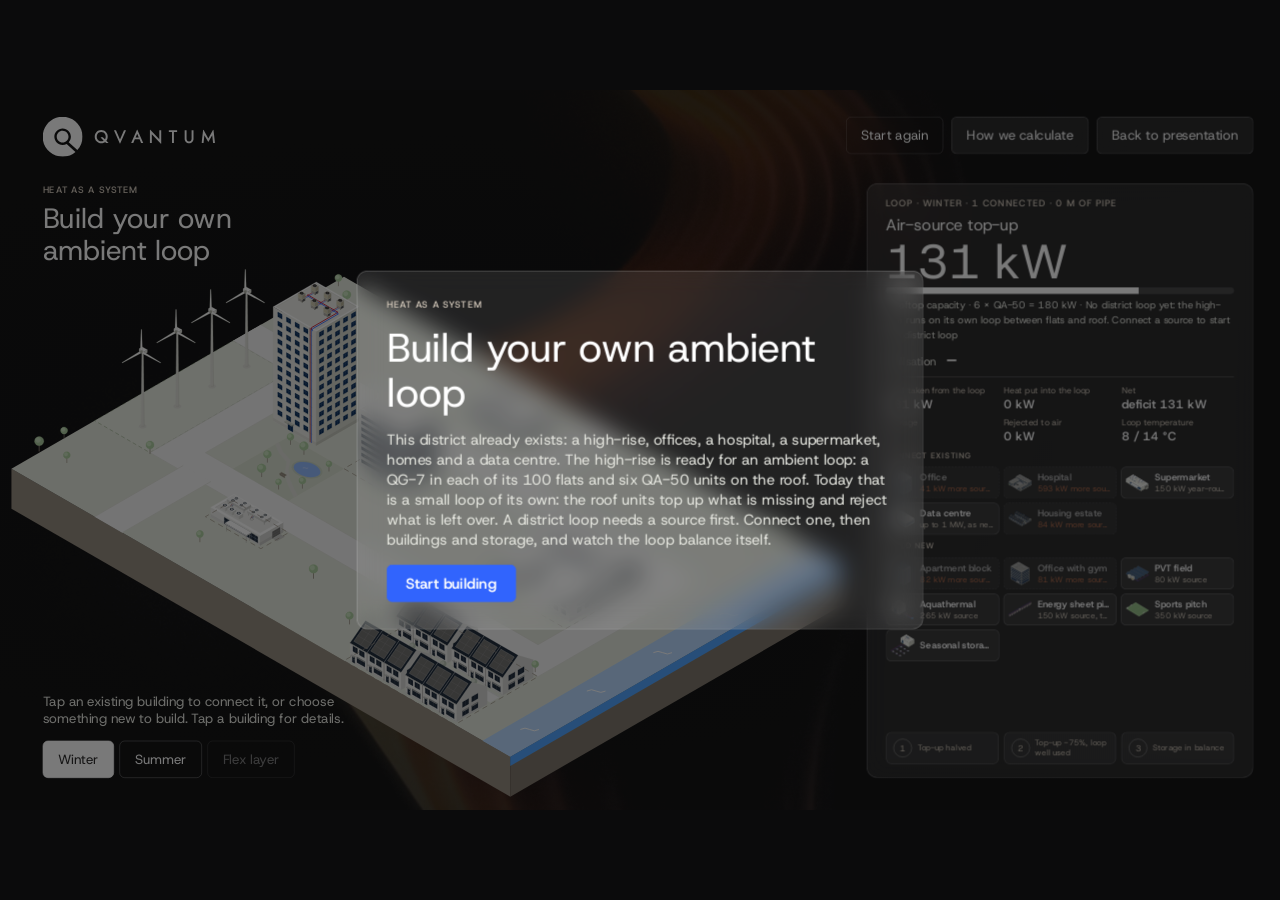
<file: game/index.html>
<!doctype html>
<html lang="en">
<head>
<meta charset="utf-8"><script src="../analytics.js?v=1795514871"></script><meta name="robots" content="noindex,nofollow">
<meta name="viewport" content="width=device-width, initial-scale=1">
<title>Build your own ambient loop</title>
<link rel="stylesheet" href="styles.css?v=1795514871">
</head>
<body>
<div id="stage">
  <div class="bg-wave"></div>
  <div class="bg-scrim"></div>
  <svg id="city" xmlns="http://www.w3.org/2000/svg" viewBox="0 0 1920 1080"></svg>

  <a id="backLogo" href="../Beurspresentatie.dc.html" aria-label="Back"><img class="logo" src="assets/qvantum-logo-white.svg" alt="Qvantum"></a>
  <div class="heading"><div id="kicker" class="kicker"></div><div id="title" class="title"></div></div>
  <div id="hint" class="hint"></div>
  <div class="pills"><button id="season-winter" class="pill on"></button><button id="season-summer" class="pill"></button><button id="flexBtn" class="pill flex"></button></div>
  <div class="topbar"><button id="resetBtn" class="btn outline"></button><button id="helpBtn" class="btn"></button><a id="backBtn" class="btn" href="../Beurspresentatie.dc.html"></a></div>
  <div id="panel" class="panel"></div>
  <div id="toast" class="toast hidden"></div>

  <div id="start" class="overlay">
    <div class="card-lg">
      <div id="startKicker" class="kicker"></div>
      <h1 id="startTitle"></h1>
      <p id="startBody"></p>
      <div><button id="startBtn" class="btn primary" style="font-size:22px;padding:0 28px"></button></div>
    </div>
  </div>
  <div id="backbone" class="overlay hidden">
    <div class="card-lg solid"><h2 id="bbTitle" style="font-size:36px;line-height:44px;font-weight:400;margin:0"></h2><p id="bbBody"></p><div><button id="bbOk" class="btn primary"></button></div></div>
  </div>
  <div id="confirm" class="overlay hidden">
    <div class="card-lg solid" style="width:640px"><h2 id="cfTitle" style="font-size:36px;line-height:44px;font-weight:400;margin:0"></h2><p id="cfBody"></p><div class="row" style="justify-content:flex-start;gap:12px"><button id="cfOk" class="btn primary"></button><button id="cfCancel" class="btn outline"></button></div></div>
  </div>
  <div id="help" class="overlay hidden">
    <div id="helpBody" class="card-lg solid" style="gap:14px"></div>
  </div>
</div>
<script type="module" src="main.js?v=1795514871"></script>
</body>
</html>
</file>
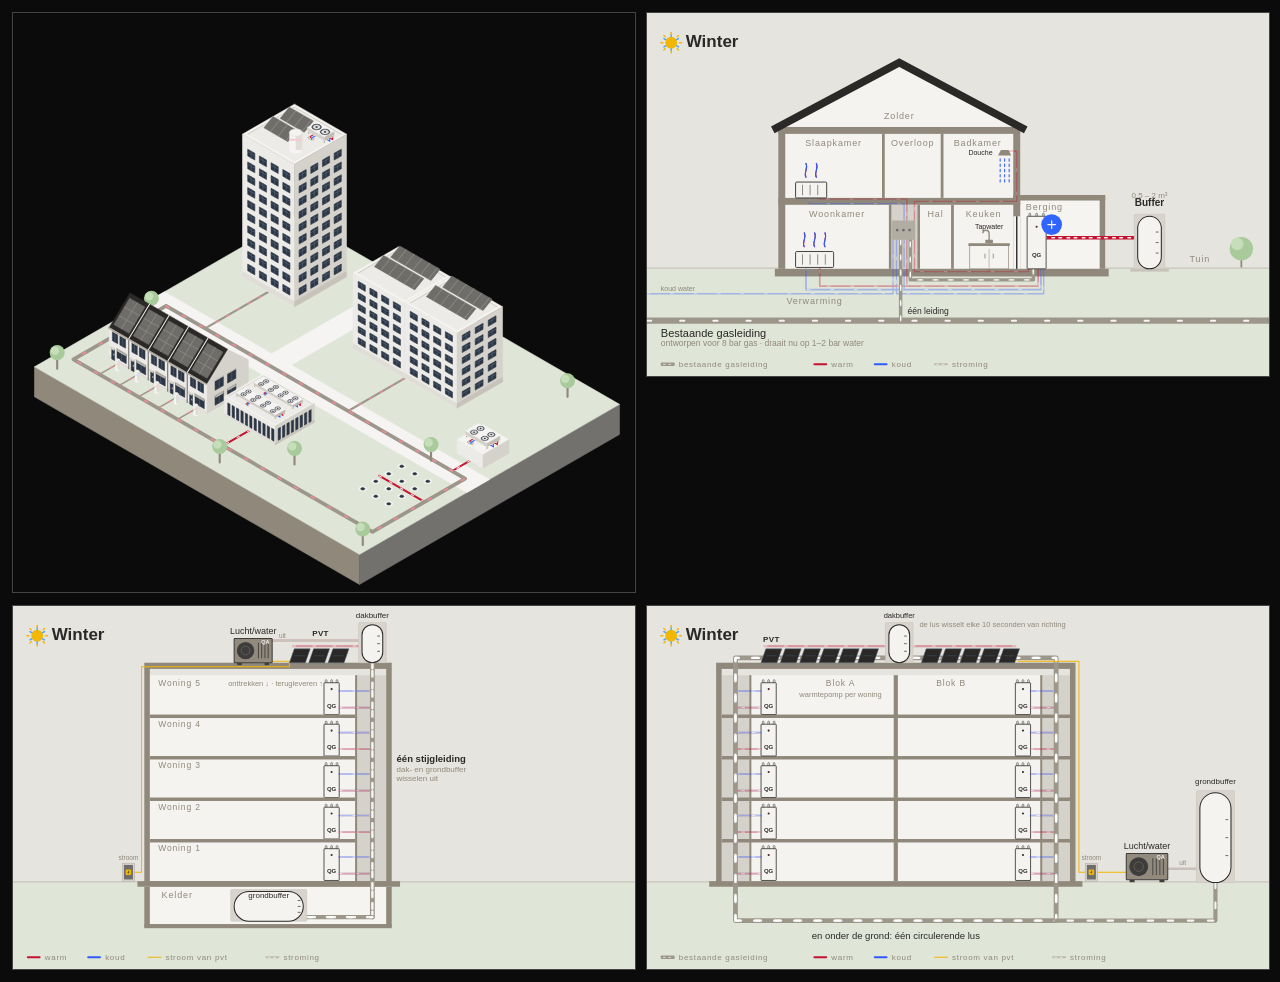
<file: illustrations/inex/preview.html>
<!doctype html><html><body style="margin:0;background:#0B0B0C;display:grid;grid-template-columns:1fr 1fr;gap:12px;padding:12px">
<img src="wijk.svg" style="width:100%;border:1px solid #444;background:#0B0B0C"><img src="woning.svg" style="width:100%;border:1px solid #444">
<img src="woontoren.svg" style="width:100%;border:1px solid #444"><img src="blokken.svg" style="width:100%;border:1px solid #444">
</body></html>
</file>
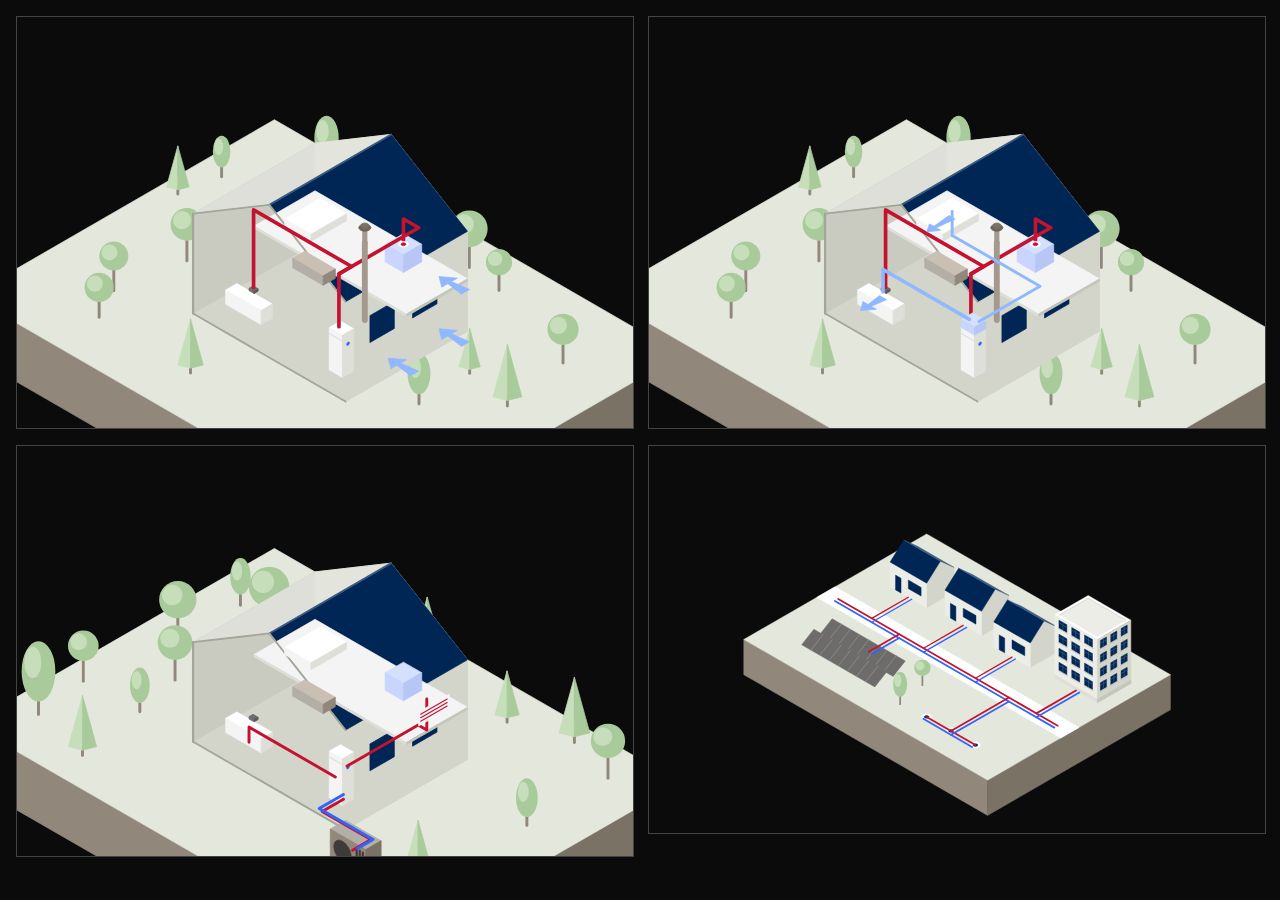
<file: illustrations/principles/preview.html>
<!doctype html><html><body style="margin:0;background:#0B0B0C;display:grid;grid-template-columns:1fr 1fr;gap:16px;padding:16px">
<img src="qe-typec.svg" style="width:100%;border:1px solid #444"><img src="qe-typed.svg" style="width:100%;border:1px solid #444">
<img src="qa.svg" style="width:100%;border:1px solid #444"><img src="zlt-net.svg" style="width:100%;border:1px solid #444">
</body></html>
</file>
<file: game/styles.css>
@font-face { font-family: 'Host Grotesk'; src: url('assets/fonts/HostGrotesk-Regular.ttf') format('truetype'); font-weight: 400; font-display: swap; }
@font-face { font-family: 'Host Grotesk'; src: url('assets/fonts/HostGrotesk-SemiBold.ttf') format('truetype'); font-weight: 600; font-display: swap; }

html, body { margin: 0; height: 100%; background: #0B0B0C; overflow: hidden; font-family: 'Host Grotesk', Helvetica, Arial, sans-serif; color: #FFFFFF;
  -webkit-user-select: none; user-select: none; touch-action: manipulation; }
button { font-family: inherit; cursor: pointer; -webkit-tap-highlight-color: transparent; }
button:active { transform: scale(.97); }
em, i { font-style: normal; }

#stage { position: absolute; left: 50%; top: 50%; width: 1920px; height: 1080px; margin: -540px 0 0 -960px; overflow: hidden; background: #0B0B0C; transform-origin: 50% 50%; }
.bg-wave { position: absolute; inset: 0; background: url('assets/img/v2-wave-dark.jpg') 62% 40% / cover no-repeat; opacity: .28; pointer-events: none; }
.bg-scrim { position: absolute; inset: 0; background: radial-gradient(ellipse at 35% 50%, rgba(11,11,12,0) 30%, rgba(11,11,12,.55) 100%); pointer-events: none; }
#city { position: absolute; left: 0; top: 0; width: 1920px; height: 1080px; }
#city .hit { cursor: pointer; }
#city .obj.dimmed image { filter: saturate(.35); }

.logo { position: absolute; left: 64px; top: 40px; height: 60px; display: block; }
.heading { position: absolute; left: 64px; top: 140px; width: 420px; pointer-events: none; }
.kicker { font-size: 14px; line-height: 18px; font-weight: 600; letter-spacing: 1.2px; text-transform: uppercase; color: #C9BFB2; }
.title { font-size: 42px; line-height: 48px; margin-top: 10px; text-wrap: pretty; }
.hint { position: absolute; left: 64px; bottom: 124px; width: 460px; font-size: 20px; line-height: 26px; color: #E5E6DF; text-wrap: pretty; pointer-events: none; }

.pills { position: absolute; left: 64px; bottom: 48px; display: flex; gap: 8px; }
.pill { height: 56px; padding: 0 22px; border-radius: 8px; border: 1px solid rgba(255,255,255,.35); background: transparent; color: #FFFFFF; font-size: 20px; transition: background-color 120ms cubic-bezier(.4,0,.2,1); }
.pill.on { background: #FFFFFF; color: #232222; border-color: #FFFFFF; }
.pill.locked { opacity: .45; }
.pill.flex.on { background: #8FB8FF; border-color: #8FB8FF; }
.rotor { transform-box: fill-box; transform-origin: 50% 50%; }
.flexrow { display: flex; gap: 18px; align-items: center; }
.flexstats { display: flex; flex-direction: column; gap: 8px; flex: 1; min-width: 0; }
.clock { cursor: pointer; flex: none; }

.topbar { position: absolute; right: 40px; top: 40px; display: flex; gap: 12px; }
.btn { height: 56px; padding: 0 22px; border-radius: 8px; border: 1px solid rgba(255,255,255,.22); background: rgba(255,255,255,.10); color: #FFFFFF; font-size: 20px; backdrop-filter: blur(18px); -webkit-backdrop-filter: blur(18px); display: inline-flex; align-items: center; justify-content: center; box-sizing: border-box; text-decoration: none; }
a.btn, a.btn:hover, a.btn:visited { color: #FFFFFF; text-decoration: none; }
.btn.primary { background: #3164FD; border-color: #3164FD; font-weight: 600; }
.btn.primary:active { background: #1E4BD8; }
.btn.ghost { background: transparent; border-color: transparent; color: #8FB8FF; padding: 0; height: 44px; }
.btn.outline { background: transparent; }

.panel { position: absolute; left: 1300px; top: 140px; width: 580px; bottom: 48px; box-sizing: border-box; display: flex; flex-direction: column; gap: 9px; padding: 20px 28px;
  border: 1px solid rgba(255,255,255,.22); background: rgba(255,255,255,.10); backdrop-filter: blur(18px); -webkit-backdrop-filter: blur(18px); border-radius: 16px; overflow: hidden; }
.panel h2 { font-size: 30px; line-height: 36px; font-weight: 400; margin: 0; text-wrap: pretty; }
.panel h3 { font-size: 24px; line-height: 30px; font-weight: 400; margin: 0; }
.panel .sub { font-size: 17px; line-height: 22px; color: #E5E6DF; text-wrap: pretty; }
.panel .muted { color: #C9BFB2; }
.row { display: flex; justify-content: space-between; align-items: center; gap: 12px; }
.score { font-size: 72px; line-height: 78px; color: #FFFFFF; }
.score.zero { color: #8FB8FF; }
.score.over { color: #FF8D5A; }
.score.short { color: #FF5C6C; }           /* tekort dat niemand aanvult (drycoolers) */
.bar { height: 10px; border-radius: 5px; background: rgba(255,255,255,.14); overflow: hidden; }
.bar > div { height: 100%; background: #FFFFFF; transition: width 400ms ease-out; }
.bar.over > div { background: #FF8D5A; }
.bar.short > div { background: #FF5C6C; }
.table { display: grid; grid-template-columns: 1fr auto; gap: 8px 16px; font-size: 19px; line-height: 25px; border-top: 1px solid rgba(255,255,255,.22); padding-top: 14px; }
.stats { display: grid; grid-template-columns: repeat(3, 1fr); gap: 8px; border-top: 1px solid rgba(255,255,255,.22); padding-top: 12px; }
.stat { display: flex; flex-direction: column; gap: 2px; }
.stat .k { font-size: 13px; line-height: 16px; color: #C9BFB2; }
.stat .v { font-size: 18px; line-height: 22px; font-weight: 600; white-space: nowrap; }
.stat .v.short { color: #FF5C6C; }
.table span:nth-child(odd) { color: #E5E6DF; }
.table span:nth-child(even) { font-weight: 600; text-align: right; }
.table.kv { grid-template-columns: max-content 1fr; }                 /* gebouwpaneel: label links, waarde links, beide regels uitgelijnd */
.table.kv span:nth-child(even) { font-weight: 400; text-align: left; }
.goals { display: flex; flex-direction: column; gap: 8px; font-size: 17px; line-height: 22px; }
.goal { display: flex; gap: 12px; align-items: center; }
.goal .tick { flex: none; width: 22px; height: 22px; border-radius: 50%; border: 1.5px solid #FFFFFF; display: flex; align-items: center; justify-content: center; font-size: 14px; }
.goal.done .tick { background: #8FB8FF; border-color: #8FB8FF; color: #0B0B0C; font-weight: 600; }
/* knoppengroepen: schuiven alleen als ze echt niet passen (veiligheidsnet voor langere teksten); de badges blijven onderaan staan */
.groups { display: flex; flex-direction: column; gap: 9px; flex: 0 1 auto; min-height: 0; overflow-y: auto; scrollbar-width: none; }
.groups::-webkit-scrollbar { display: none; }
.groups.more { -webkit-mask-image: linear-gradient(#000 82%, transparent); mask-image: linear-gradient(#000 82%, transparent); }
.palette { display: grid; grid-template-columns: repeat(3, minmax(0, 1fr)); gap: 6px; }
.palette button { display: flex; flex-direction: row; align-items: center; gap: 8px; min-height: 48px; min-width: 0; padding: 4px 8px 4px 6px; border-radius: 8px; border: 1px solid rgba(255,255,255,.18); background: rgba(255,255,255,.08); color: #FFFFFF; text-align: left; }
.palette .ico { flex: none; width: 36px; height: 36px; object-fit: contain; }
.palette.decor .ico { width: 32px; height: 32px; }
.palette .txt { display: flex; flex-direction: column; gap: 1px; min-width: 0; }
.palette button.on { background: rgba(49,100,253,.35); border-color: #3164FD; }
.palette.decor { grid-template-columns: repeat(4, minmax(0, 1fr)); }
.palette button:disabled { opacity: .35; }
.palette button.blocked { opacity: .6; border-style: dashed; }
.palette button.blocked .meta { color: #FF8D5A; }
.btn:disabled { opacity: .4; cursor: default; }
.check { display: flex; flex-direction: column; gap: 4px; padding: 10px 12px; border-radius: 8px; border: 1px solid rgba(255,255,255,.18); background: rgba(255,255,255,.06); font-size: 15px; line-height: 20px; }
.check.ok { border-color: rgba(143,184,255,.8); }
.check.bad { border-color: rgba(255,141,90,.8); background: rgba(255,141,90,.12); }
.palette .name { font-size: 14px; line-height: 17px; font-weight: 600; white-space: nowrap; overflow: hidden; text-overflow: ellipsis; max-width: 100%; }
.palette .meta { font-size: 12px; line-height: 14px; color: #C9BFB2; white-space: nowrap; overflow: hidden; text-overflow: ellipsis; max-width: 100%; }
.msg { font-size: 15px; line-height: 18px; padding: 7px 12px; border-radius: 8px; background: rgba(255,255,255,.08); border: 1px solid rgba(255,255,255,.18); text-wrap: pretty; }
.msg.warn { background: rgba(196,18,48,.22); border-color: rgba(196,18,48,.6); }
.close { flex: none; width: 56px; height: 56px; border-radius: 50%; border: 1px solid rgba(255,255,255,.35); background: transparent; color: #FFFFFF; font-size: 28px; line-height: 1; }
.cards { display: grid; grid-template-columns: 1fr 1fr; gap: 16px; border-top: 1px solid rgba(255,255,255,.22); padding-top: 16px; }
.card .img { height: 140px; border-radius: 10px; background: #141416; display: flex; align-items: center; justify-content: center; gap: 14px; overflow: hidden; }
.card .img img.iso { height: 112px; }
.card .img img { height: 118px; width: auto; display: block; }
.card h4 { font-size: 20px; line-height: 26px; margin: 10px 0 4px; font-weight: 600; }
.card p { font-size: 16px; line-height: 22px; color: #E5E6DF; margin: 0; }
.switch { display: flex; gap: 6px; }
.switch button { height: 48px; padding: 0 16px; border-radius: 8px; border: 1px solid rgba(255,255,255,.35); background: transparent; color: #FFFFFF; font-size: 17px; }
.switch button.on { background: #FFFFFF; color: #232222; border-color: #FFFFFF; }

.overlay { position: absolute; inset: 0; display: flex; align-items: center; justify-content: center; background: rgba(11,11,12,.55); }
.overlay .card-lg { width: 760px; display: flex; flex-direction: column; gap: 22px; border: 1px solid rgba(255,255,255,.22); background: rgba(255,255,255,.10); backdrop-filter: blur(18px); -webkit-backdrop-filter: blur(18px); border-radius: 16px; padding: 40px 44px; }
.overlay .card-lg.solid { background: #141416; width: 900px; }
.overlay h1 { font-size: 60px; line-height: 68px; font-weight: 400; margin: 0; text-wrap: pretty; }
.overlay p { font-size: 22px; line-height: 30px; color: #E5E6DF; margin: 0; text-wrap: pretty; }
.hidden { display: none !important; }

/* stroming: witte streepjes over rood (heen) en blauw (terug), geanimeerd in render.js (Web Animations) */
.flow { pointer-events: none; }
@keyframes appear { from { opacity: 0; transform: translateY(6px); } to { opacity: 1; transform: none; } }
.obj.new { animation: appear 600ms ease-out; }
@media (prefers-reduced-motion: reduce) { * { animation-duration: 0s !important; } }

/* doelen als badges (feedback 28 okt): drie medailles onderin het paneel, pop-up bij het behalen */
.badges { display: flex; gap: 8px; margin-top: auto; }
.badge { flex: 1; display: flex; align-items: center; gap: 8px; padding: 8px 10px; border-radius: 8px; border: 1px solid rgba(255,255,255,.18); background: rgba(255,255,255,.06); color: #C9BFB2; font-size: 12px; line-height: 15px; }
.badge .medal { flex: none; width: 26px; height: 26px; border-radius: 50%; border: 1.5px solid rgba(255,255,255,.35); display: flex; align-items: center; justify-content: center; font-size: 13px; }
.badge.done { color: #FFFFFF; border-color: #8FB8FF; background: rgba(143,184,255,.14); }
.badge.done .medal { background: #8FB8FF; border-color: #8FB8FF; color: #0B0B0C; font-weight: 600; }
.toast { position: absolute; left: 560px; top: 44px; width: 540px; box-sizing: border-box; padding: 18px 22px; border-radius: 12px; background: rgba(143,184,255,.18); border: 1px solid #8FB8FF; backdrop-filter: blur(18px); -webkit-backdrop-filter: blur(18px); color: #FFFFFF; font-size: 20px; line-height: 26px; text-wrap: pretty; animation: appear 400ms ease-out; pointer-events: none; }
.toast .kicker { color: #8FB8FF; margin-bottom: 4px; }
.sparkrow { display: flex; align-items: center; justify-content: space-between; gap: 12px; }
.sparkrow svg { flex: none; }
</file>
